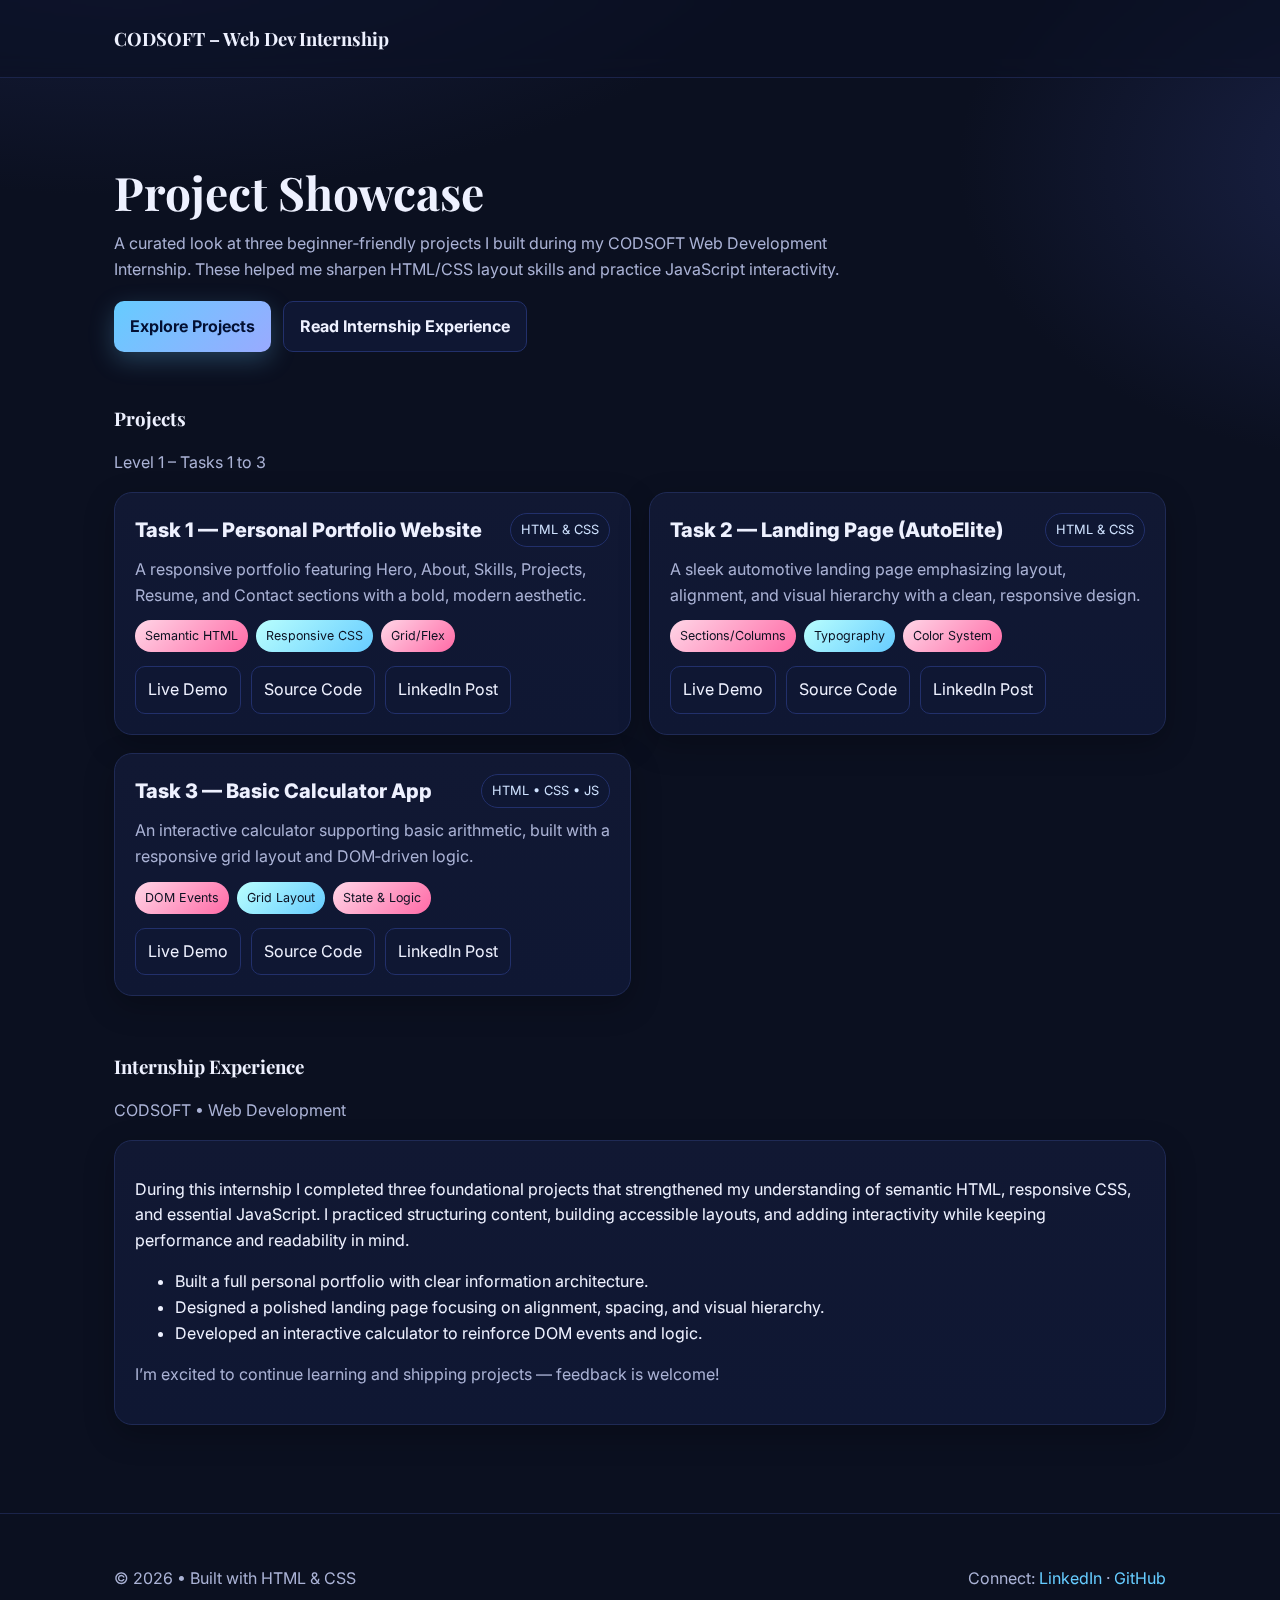
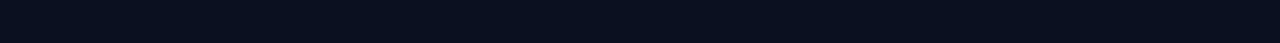
<file: index.html>
<!DOCTYPE html>
<html lang="en">

<head>
    <meta charset="UTF-8" />
    <meta name="viewport" content="width=device-width, initial-scale=1" />
    <title>CODSOFT Web Dev Internship – Project Showcase</title>
    <link rel="preconnect" href="https://fonts.googleapis.com">
    <link rel="preconnect" href="https://fonts.gstatic.com" crossorigin>
    <link
        href="https://fonts.googleapis.com/css2?family=Inter:wght@400;600;800&family=Playfair+Display:wght@600;700&display=swap"
        rel="stylesheet">
    <style>
        :root {
            --bg: #0b1020;
            --card: #111833;
            --muted: #aab2d5;
            --text: #eef1ff;
            --accent: #6cf;
            --accent-2: #ff6aa6;
            --ring: #2f3a66
        }

        * {
            box-sizing: border-box
        }

        html,
        body {
            margin: 0;
            padding: 0
        }

        body {
            font-family: Inter, system-ui, -apple-system, Segoe UI, Roboto, Helvetica, Arial, "Apple Color Emoji", "Segoe UI Emoji";
            background: radial-gradient(1200px 600px at 10% -10%, #1a2247 0%, transparent 60%),
                radial-gradient(900px 600px at 110% 10%, #1a2247 0%, transparent 50%),
                var(--bg);
            color: var(--text);
            line-height: 1.6;
        }

        a {
            color: var(--accent);
            text-decoration: none
        }

        a:hover {
            opacity: .9
        }

        .container {
            max-width: 1100px;
            margin: 0 auto;
            padding: 24px
        }

        header {
            position: sticky;
            top: 0;
            z-index: 10;
            backdrop-filter: saturate(1.2) blur(8px);
            background: rgba(11, 16, 32, .65);
            border-bottom: 1px solid #1b244a
        }

        .nav {
            display: flex;
            align-items: center;
            justify-content: space-between;
            gap: 16px
        }

        .brand {
            display: flex;
            align-items: center;
            gap: 12px
        }

        .brand h1 {
            font-family: "Playfair Display", serif;
            font-size: 1.15rem;
            margin: 0
        }

        .hero {
            padding: 64px 0 24px
        }

        .hero h2 {
            font-family: "Playfair Display", serif;
            font-size: clamp(1.8rem, 3.6vw, 3rem);
            line-height: 1.15;
            margin: 0 0 12px
        }

        .hero p {
            color: var(--muted);
            max-width: 760px;
            margin: 0
        }

        .cta {
            margin-top: 18px;
            display: flex;
            gap: 12px;
            flex-wrap: wrap
        }

        .btn {
            cursor: pointer;
            border: none;
            padding: 12px 16px;
            border-radius: 10px;
            font-weight: 700;
            transition: transform .15s ease, box-shadow .2s ease;
            display: inline-flex;
            align-items: center;
            gap: 10px
        }

        .btn-primary {
            background: linear-gradient(135deg, var(--accent), #9af);
            color: #031033;
            box-shadow: 0 8px 24px rgba(108, 204, 255, .25)
        }

        .btn-primary:hover {
            transform: translateY(-1px)
        }

        .btn-ghost {
            background: #0f1733;
            border: 1px solid #22306b;
            color: var(--text)
        }

        .grid {
            display: grid;
            grid-template-columns: repeat(12, 1fr);
            gap: 18px
        }

        .card {
            grid-column: span 12;
            background: linear-gradient(180deg, #111833 0%, #0f1733 100%);
            border: 1px solid #1f2a55;
            border-radius: 18px;
            padding: 20px;
            box-shadow: 0 10px 30px rgba(0, 0, 0, .25)
        }

        @media(min-width:740px) {
            .card {
                grid-column: span 6
            }
        }

        .card-head {
            display: flex;
            align-items: center;
            justify-content: space-between;
            gap: 12px;
            margin-bottom: 10px
        }

        .tag {
            display: inline-flex;
            align-items: center;
            gap: 8px;
            border: 1px solid #22306b;
            color: #cfe2ff;
            background: #0f1733;
            padding: 6px 10px;
            border-radius: 999px;
            font-size: .8rem
        }

        .title {
            font-weight: 800;
            font-size: 1.25rem;
            margin: 0
        }

        .desc {
            color: var(--muted);
            margin: .35rem 0 .75rem
        }

        .stack {
            display: flex;
            flex-wrap: wrap;
            gap: 8px;
            margin: 10px 0 14px
        }

        .chip {
            font-size: .78rem;
            color: #0b1020;
            background: linear-gradient(135deg, #ffd6e7, var(--accent-2));
            padding: 6px 10px;
            border-radius: 999px
        }

        .chip.alt {
            background: linear-gradient(135deg, #b9fffe, #6cf)
        }

        .actions {
            display: flex;
            flex-wrap: wrap;
            gap: 10px;
            margin-top: 8px
        }

        .btn-link {
            padding: 10px 12px;
            border-radius: 10px;
            border: 1px solid #22306b;
            background: #0f1733;
            color: var(--text)
        }

        .btn-link:hover {
            transform: translateY(-1px)
        }

        .section {
            padding: 28px 0
        }

        .section h3 {
            font-family: "Playfair Display", serif;
            margin: 0 0 8px
        }

        .muted {
            color: var(--muted)
        }

        footer {
            margin-top: 36px;
            padding: 28px 0;
            border-top: 1px solid #1b244a;
            color: var(--muted)
        }

        .foot {
            display: flex;
            align-items: center;
            justify-content: space-between;
            gap: 12px;
            flex-wrap: wrap
        }
    </style>
</head>

<body>
    <header>
        <div class="container nav">
            <div class="brand">
                <h1>CODSOFT – Web Dev Internship</h1>
            </div>
        </div>
    </header>

    <main class="container">
        <section class="hero">
            <h2>Project Showcase</h2>
            <p>
                A curated look at three beginner‑friendly projects I built during my CODSOFT Web Development Internship.
                These
                helped me sharpen HTML/CSS layout skills and practice JavaScript interactivity.
            </p>
            <div class="cta">
                <a class="btn btn-primary" href="#projects">Explore Projects</a>
                <a class="btn btn-ghost" href="#experience">Read Internship Experience</a>
            </div>
        </section>

        <section id="projects" class="section">
            <h3>Projects</h3>
            <p class="muted">Level 1 – Tasks 1 to 3</p>
            <div class="grid">
                <article class="card">
                    <div class="card-head">
                        <h4 class="title">Task 1 — Personal Portfolio Website</h4>
                        <span class="tag">HTML & CSS</span>
                    </div>
                    <p class="desc">A responsive portfolio featuring Hero, About, Skills, Projects, Resume, and Contact
                        sections with a bold, modern aesthetic.</p>
                    <div class="stack">
                        <span class="chip">Semantic HTML</span>
                        <span class="chip alt">Responsive CSS</span>
                        <span class="chip">Grid/Flex</span>
                    </div>
                    <div class="actions">
                        <a class="btn-link"
                            href="https://htmlpreview.github.io/?https://github.com/SaiPrakashReddyDendi/CODSOFT/blob/main/codsoft_task1/index.html"
                            target="_blank" rel="noopener">Live Demo</a>
                        <a class="btn-link"
                            href="https://github.com/SaiPrakashReddyDendi/CODSOFT/tree/main/codsoft_task1"
                            target="_blank" rel="noopener">Source Code</a>
                        <a class="btn-link"
                            href="https://www.linkedin.com/posts/dendi-sai-prakash-reddy_codsoft-webdevelopment-internship-activity-7364378758193049601-YU8B?utm_source=share&utm_medium=member_desktop&rcm=ACoAAD-VQy4BVknlwfZIaNQF6fp6RErf_kImIOw"
                            target="_blank" rel="noopener">LinkedIn Post</a>
                    </div>
                </article>

                <article class="card">
                    <div class="card-head">
                        <h4 class="title">Task 2 — Landing Page (AutoElite)</h4>
                        <span class="tag">HTML & CSS</span>
                    </div>
                    <p class="desc">A sleek automotive landing page emphasizing layout, alignment, and visual hierarchy
                        with a clean, responsive design.</p>
                    <div class="stack">
                        <span class="chip">Sections/Columns</span>
                        <span class="chip alt">Typography</span>
                        <span class="chip">Color System</span>
                    </div>
                    <div class="actions">
                        <a class="btn-link"
                            href="https://htmlpreview.github.io/?https://github.com/SaiPrakashReddyDendi/CODSOFT/blob/main/codsoft_task2/index.html"
                            target="_blank" rel="noopener">Live Demo</a>
                        <a class="btn-link"
                            href="https://github.com/SaiPrakashReddyDendi/CODSOFT/tree/main/codsoft_task2"
                            target="_blank" rel="noopener">Source Code</a>
                        <a class="btn-link"
                            href="https://www.linkedin.com/posts/dendi-sai-prakash-reddy_codsoft-webdevelopment-internship-activity-7364551898957312000-OEs4?utm_source=share&utm_medium=member_desktop&rcm=ACoAAD-VQy4BVknlwfZIaNQF6fp6RErf_kImIOw"
                            target="_blank" rel="noopener">LinkedIn Post</a>
                    </div>
                </article>

                <article class="card">
                    <div class="card-head">
                        <h4 class="title">Task 3 — Basic Calculator App</h4>
                        <span class="tag">HTML • CSS • JS</span>
                    </div>
                    <p class="desc">An interactive calculator supporting basic arithmetic, built with a responsive grid
                        layout and DOM‑driven logic.</p>
                    <div class="stack">
                        <span class="chip">DOM Events</span>
                        <span class="chip alt">Grid Layout</span>
                        <span class="chip">State & Logic</span>
                    </div>
                    <div class="actions">
                        <a class="btn-link"
                            href="https://htmlpreview.github.io/?https://github.com/SaiPrakashReddyDendi/CODSOFT/blob/main/codsoft_task3/index.html"
                            target="_blank" rel="noopener">Live Demo</a>
                        <a class="btn-link"
                            href="https://github.com/SaiPrakashReddyDendi/CODSOFT/tree/main/codsoft_task3"
                            target="_blank" rel="noopener">Source Code</a>
                        <a class="btn-link"
                            href="https://www.linkedin.com/posts/dendi-sai-prakash-reddy_codsoft-webdevelopment-internship-activity-7364564645648527361-wkva?utm_source=share&utm_medium=member_desktop&rcm=ACoAAD-VQy4BVknlwfZIaNQF6fp6RErf_kImIOw"
                            target="_blank" rel="noopener">LinkedIn Post</a>
                    </div>
                </article>
            </div>
        </section>

        <section id="experience" class="section">
            <h3>Internship Experience</h3>
            <p class="muted">CODSOFT • Web Development</p>
            <div class="card" style="grid-column:span 12">
                <p>
                    During this internship I completed three foundational projects that strengthened my understanding of
                    semantic
                    HTML, responsive CSS, and essential JavaScript. I practiced structuring content, building accessible
                    layouts,
                    and adding interactivity while keeping performance and readability in mind.
                </p>
                <ul>
                    <li>Built a full personal portfolio with clear information architecture.</li>
                    <li>Designed a polished landing page focusing on alignment, spacing, and visual hierarchy.</li>
                    <li>Developed an interactive calculator to reinforce DOM events and logic.</li>
                </ul>
                <p class="muted">I’m excited to continue learning and shipping projects — feedback is welcome!</p>
            </div>
        </section>
    </main>

    <footer>
        <div class="container foot">
            <span>© <span id="year"></span> • Built with HTML & CSS</span>
            <span>Connect: <a href="https://linkedin.com/in/dendi-sai-prakash-reddy" target="_blank"
                    rel="noopener">LinkedIn</a> · <a href="https://github.com/SaiPrakashReddyDendi" target="_blank"
                    rel="noopener">GitHub</a></span>
        </div>
    </footer>

    <script>
        document.getElementById('year').textContent = new Date().getFullYear()
    </script>
</body>

</html>
</file>
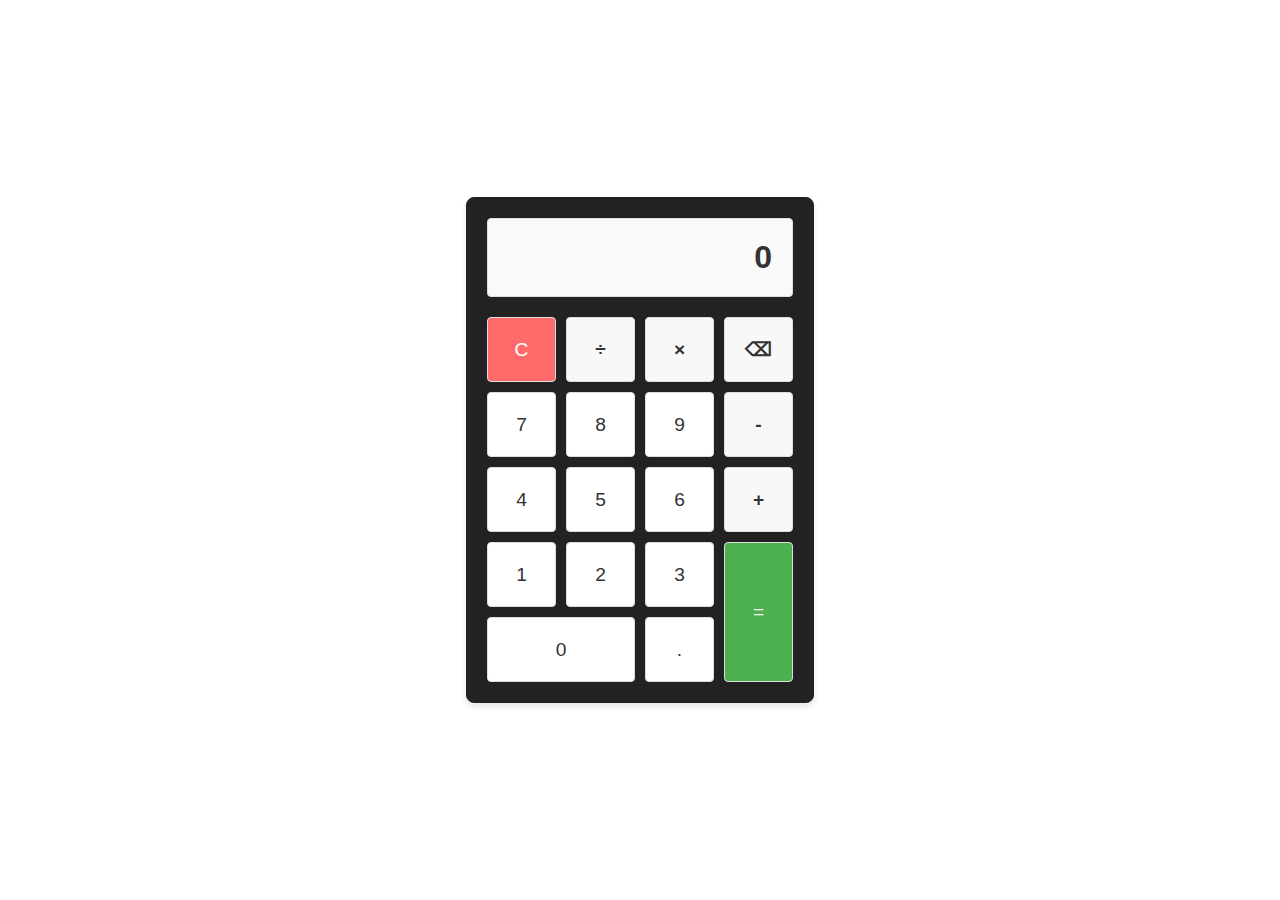
<file: Calculator/index.html>
<!DOCTYPE html>
<html lang="en">

<head>
    <meta charset="UTF-8">
    <meta name="viewport" content="width=device-width, initial-scale=1.0">
    <title>Calculator</title>
    <link rel="stylesheet" href="style.css">
</head>

<body>
    <div class="calculator">
        <div class="display" id="display">0</div>
        <div class="buttons">
            <button class="btn btn-clear" onclick="clearDisplay()">C</button>
            <button class="btn btn-operator" onclick="appendToDisplay('/')">÷</button>
            <button class="btn btn-operator" onclick="appendToDisplay('*')">×</button>
            <button class="btn btn-operator" onclick="deleteLast()">⌫</button>

            <button class="btn btn-number" onclick="appendToDisplay('7')">7</button>
            <button class="btn btn-number" onclick="appendToDisplay('8')">8</button>
            <button class="btn btn-number" onclick="appendToDisplay('9')">9</button>
            <button class="btn btn-operator" onclick="appendToDisplay('-')">-</button>

            <button class="btn btn-number" onclick="appendToDisplay('4')">4</button>
            <button class="btn btn-number" onclick="appendToDisplay('5')">5</button>
            <button class="btn btn-number" onclick="appendToDisplay('6')">6</button>
            <button class="btn btn-operator" onclick="appendToDisplay('+')">+</button>


            <button class="btn btn-number" onclick="appendToDisplay('1')">1</button>
            <button class="btn btn-number" onclick="appendToDisplay('2')">2</button>
            <button class="btn btn-number" onclick="appendToDisplay('3')">3</button>
            <button class="btn btn-equals" onclick="calculateResult()">=</button>

            <button class="btn btn-number btn-zero" onclick="appendToDisplay('0')">0</button>
            <button class="btn btn-number" onclick="appendToDisplay('.')">.</button>
        </div>
    </div>
    <script src="script.js"></script>
</body>

</html>
</file>
<file: Calculator/style.css>
* {
  margin: 0;
  padding: 0;
  box-sizing: border-box;
}

body {
  font-family: Arial, sans-serif;
  min-height: 100vh;
  display: grid;
  justify-content: center;
  align-items: center;
  padding: 20px;
}

.calculator {
  width: 100%;
  max-width: 400px;
}

.calculator {
  background-color: #222;
  border: 1px solid #222;
  border-radius: 8px;
  padding: 20px;
  box-shadow: 0 4px 6px rgba(0, 0, 0, 0.1);
}

.display {
  background-color: #f9f9f9;
  border: 1px solid #ddd;
  border-radius: 4px;
  padding: 20px;
  margin-bottom: 20px;
  font-size: 2rem;
  font-weight: bold;
  text-align: right;
  color: #333;
  min-height: 60px;
  display: flex;
  align-items: center;
  justify-content: flex-end;
  word-wrap: break-word;
  overflow-wrap: break-word;
}

.buttons {
  display: grid;
  grid-template-columns: repeat(4, 1fr);
  grid-template-rows: repeat(5, 1fr);
  gap: 10px;
}

.btn {
  border: 1px solid #ddd;
  border-radius: 4px;
  font-size: 1.2rem;
  font-weight: normal;
  padding: 20px;
  cursor: pointer;
  transition: background-color 0.2s ease;
  font-family: Arial, sans-serif;
  background-color: #fff;
  color: #333;
}

.btn:hover {
  background-color: #f0f0f0;
}

.btn:active {
  background-color: #e0e0e0;
}

.btn-number {
  background-color: #fff;
}

.btn-operator {
  background-color: #f8f8f8;
  font-weight: bold;
}

.btn-clear {
  background-color: #ff6b6b;
  color: white;
}

.btn-clear:hover {
  background-color: #ff5252;
}

.btn-equals {
  background-color: #4caf50;
  color: white;
  grid-row: span 2;
}

.btn-equals:hover {
  background-color: #45a049;
}

.btn-zero {
  grid-column: span 2;
}

@media (max-width: 480px) {
  .calculator {
    padding: 15px;
  }

  .display {
    font-size: 1.5rem;
    padding: 15px;
    min-height: 50px;
  }

  .btn {
    font-size: 1rem;
    padding: 15px;
  }

  .buttons {
    gap: 8px;
  }
}
</file>
